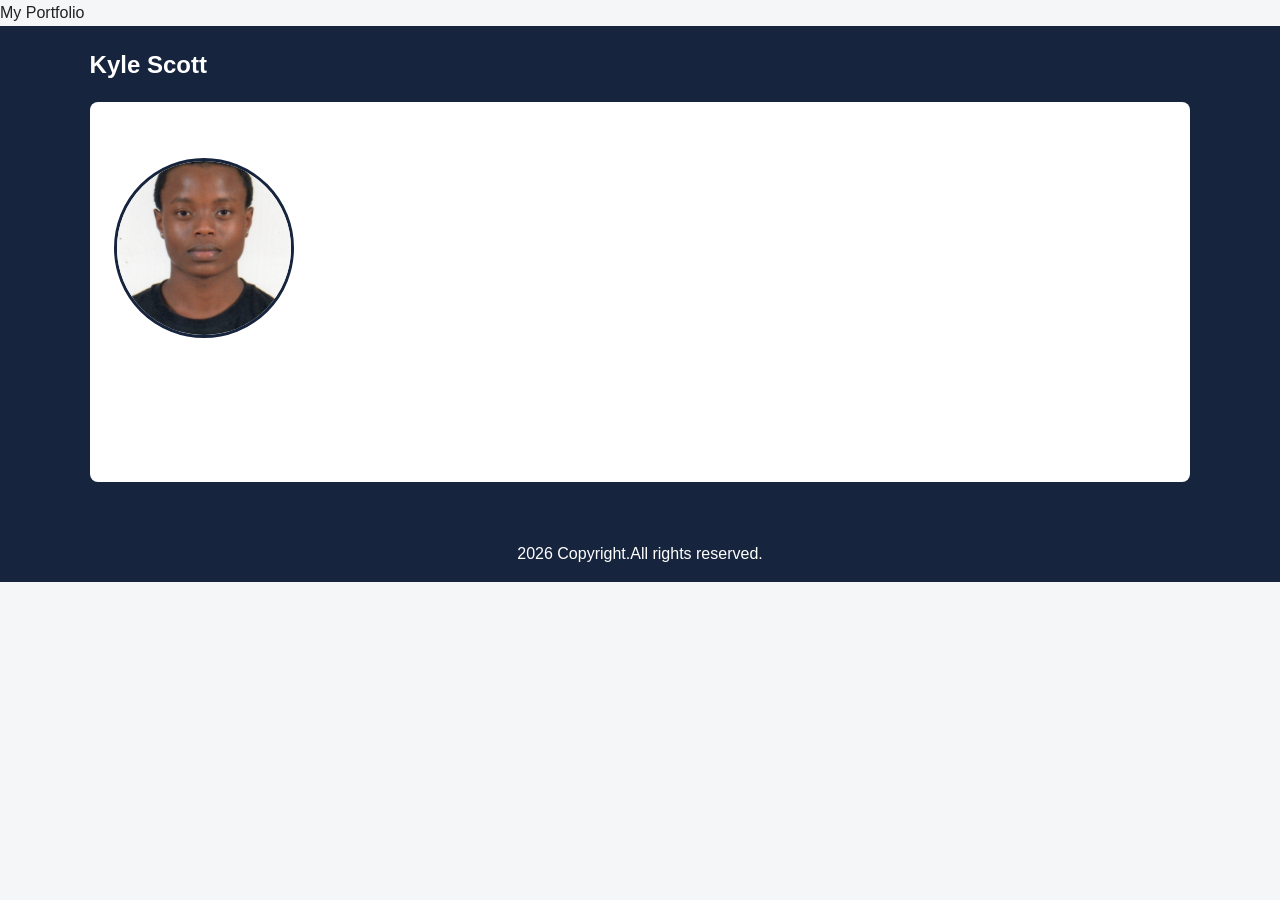
<file: index.html>
<!DOCTYPE html>
<html lang="en">
<head>
    <meta charset="UTF-8">
    <meta name="viewport" content="width=device-width, initial-scale=1.0">
    <tittle>My Portfolio</tittle>
    <link rel="stylesheet" href="style.css">
</head>
<body>
    <header>
    <nav>
    <h1>Kyle Scott</h1>
    <section class="about" id="about">
    <img src="Profile.jpeg" alt=" My Profile Picture" class="profile-pic" loading="lazy">
    <div>
    <h2>About me</h2>
    <p>I am 19 years old.</p>
    <P>I am a BICT student and also a student at 99 flying school doing piloting.</P>
    <P>I want to become a pilot while at the same time, a white hat hacker.</P>
    <P>My role models are Erich Hartmann and Kevin Mitnicks.</p>
    </div>
    <nav>
<a href="about.html">About</a>
<a href="services.html">Services</a>
<a href="contact.html">Contact</a>
<a href="projects.html">Projects</a>
<p>Contact,Email:scottys2007@icloud.com Github:https://github.com/fetweg</p>
</nav>
</header>
</body>
<footer>2026 Copyright.All rights reserved.</footer>
</html>
</file>
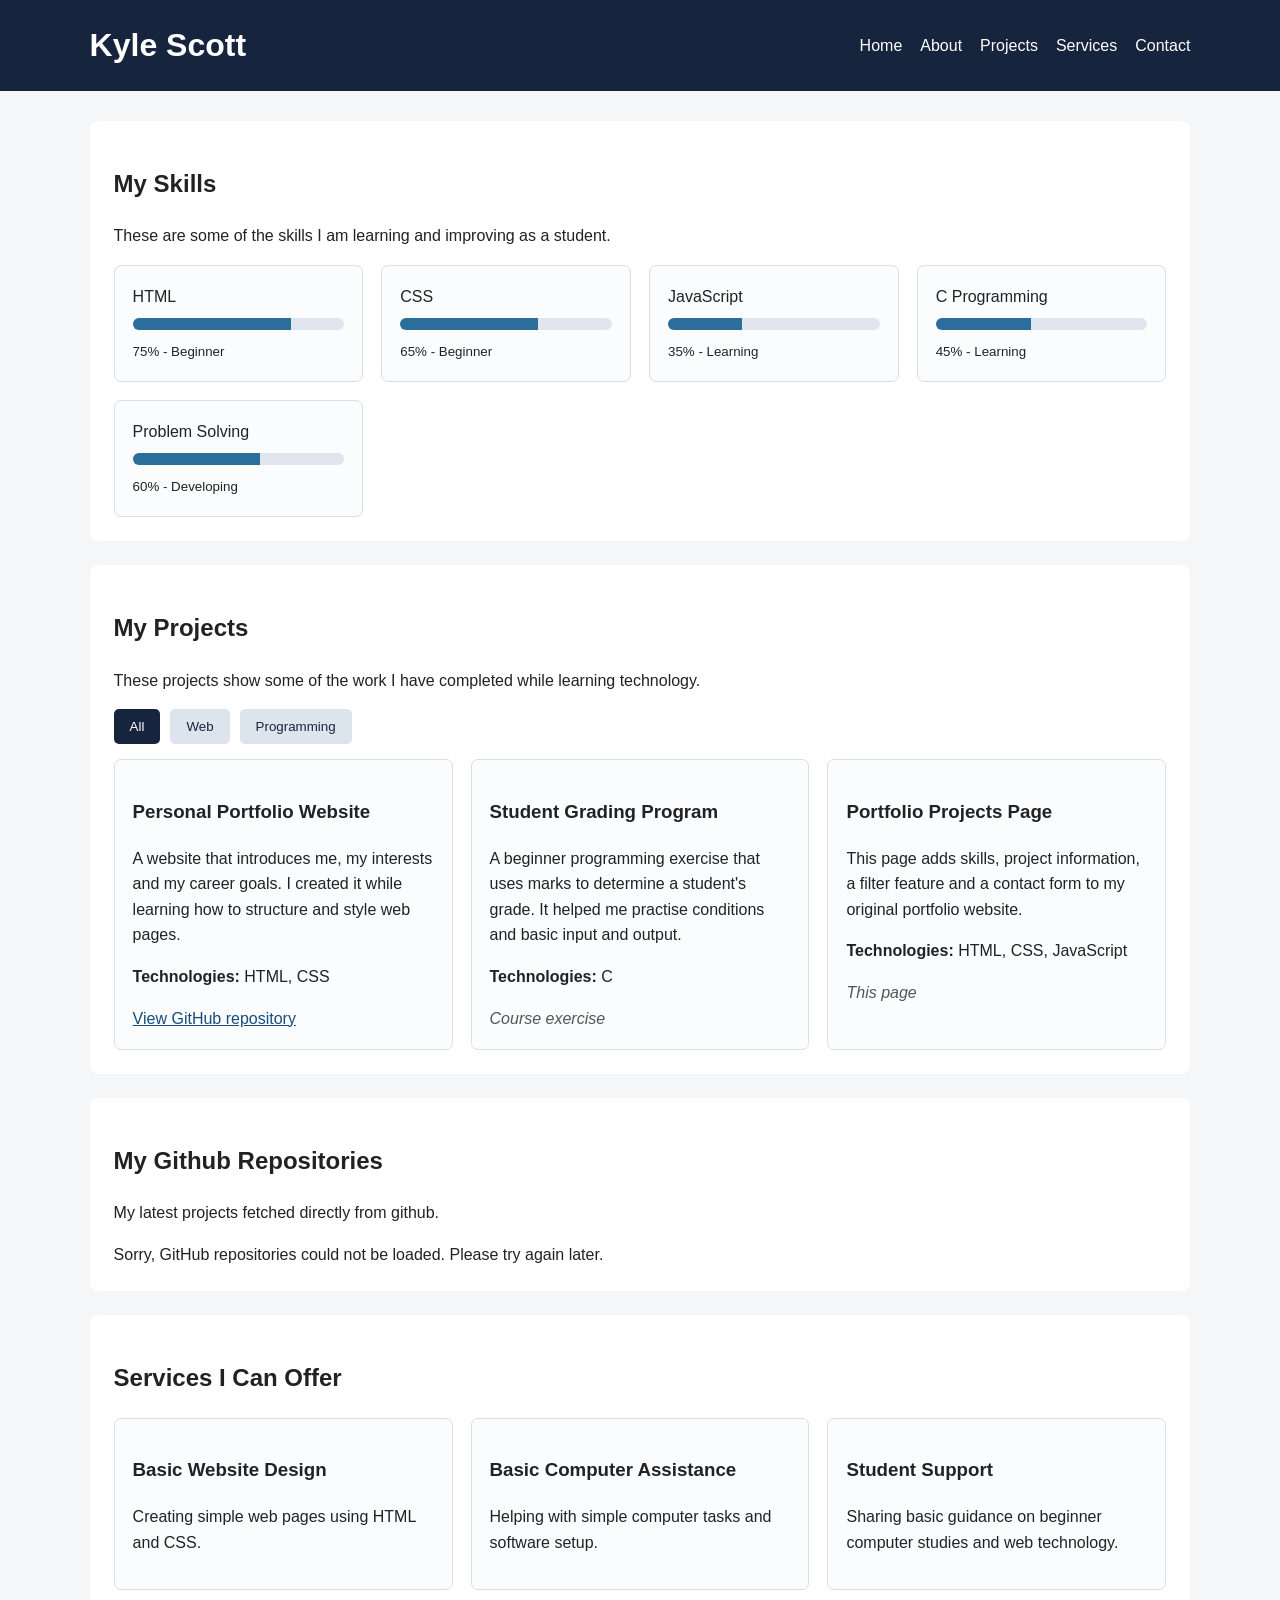
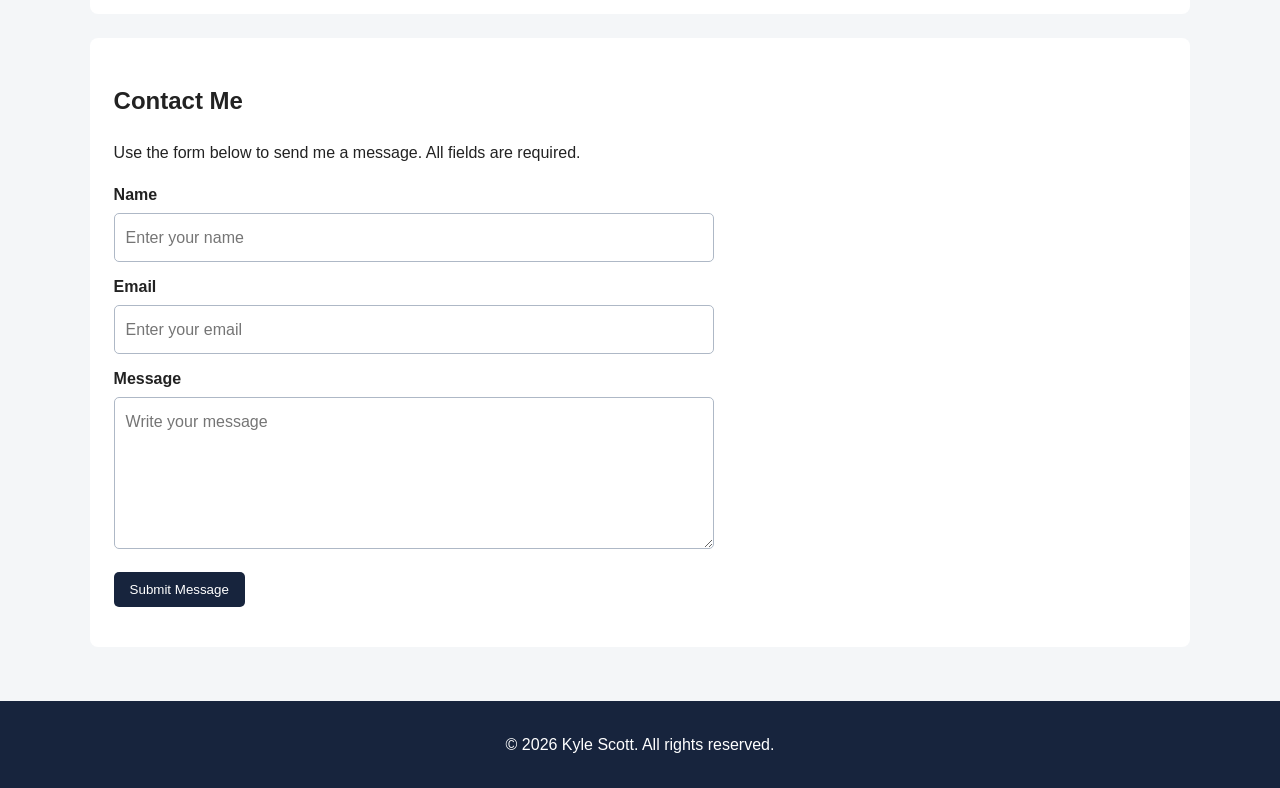
<file: projects.html>
<!DOCTYPE html>
<html lang="en">
<head>
  <meta charset="UTF-8">
  <meta name="viewport" content="width=device-width, initial-scale=1.0">
  <title>Projects and Skills | Kyle Scott</title>
  <link rel="stylesheet" href="style.css">
  <script src="script.js" defer></script>
</head>
<body>
  <header>
    <h1>Kyle Scott</h1>
    <nav>
      <a href="index.html">Home</a>
      <a href="index.html#about">About</a>
      <a href="projects.html">Projects</a>
      <a href="#services">Services</a>
      <a href="#contact">Contact</a>
    </nav>
  </header>

  <main class="page-content">
    <section>
      <h2>My Skills</h2>
      <p>These are some of the skills I am learning and improving as a student.</p>
      <div class="skills-grid">
        <div class="skill"><span>HTML</span><div class="bar"><div style="width:75%"></div></div><small>75% - Beginner</small></div>
        <div class="skill"><span>CSS</span><div class="bar"><div style="width:65%"></div></div><small>65% - Beginner</small></div>
        <div class="skill"><span>JavaScript</span><div class="bar"><div style="width:35%"></div></div><small>35% - Learning</small></div>
        <div class="skill"><span>C Programming</span><div class="bar"><div style="width:45%"></div></div><small>45% - Learning</small></div>
        <div class="skill"><span>Problem Solving</span><div class="bar"><div style="width:60%"></div></div><small>60% - Developing</small></div>
      </div>
    </section>

    <section>
      <h2>My Projects</h2>
      <p>These projects show some of the work I have completed while learning technology.</p>
      <div class="filter-buttons">
        <button type="button" class="filter-btn active" data-filter="all">All</button>
        <button type="button" class="filter-btn" data-filter="web">Web</button>
        <button type="button" class="filter-btn" data-filter="programming">Programming</button>
      </div>
      <div class="project-grid">
        <article class="project-card" data-category="web">
          <h3>Personal Portfolio Website</h3>
          <p>A website that introduces me, my interests and my career goals. I created it while learning how to structure and style web pages.</p>
          <p><strong>Technologies:</strong> HTML, CSS</p>
          <a href="https://github.com/fetweg/My-portfolio" target="_blank" rel="noopener">View GitHub repository</a>
        </article>
        <article class="project-card" data-category="programming">
          <h3>Student Grading Program</h3>
          <p>A beginner programming exercise that uses marks to determine a student's grade. It helped me practise conditions and basic input and output.</p>
          <p><strong>Technologies:</strong> C</p>
          <span class="coming-soon">Course exercise</span>
        </article>
        <article class="project-card" data-category="web">
          <h3>Portfolio Projects Page</h3>
          <p>This page adds skills, project information, a filter feature and a contact form to my original portfolio website.</p>
          <p><strong>Technologies:</strong> HTML, CSS, JavaScript</p>
          <span class="coming-soon">This page</span>
        </article>
      </div>
    </section>
    <section id= "github-repositories">
      <h2>My Github Repositories</h2>
      <p>My latest projects fetched directly from github.</p>

      <div id="githubRepos" class= "project-grid">
        <p>Loading GitHub repositories...</p>
      </div>
    </section>

    <section id="services">
      <h2>Services I Can Offer</h2>
      <div class="services-grid">
        <div class="service-card"><h3>Basic Website Design</h3><p>Creating simple web pages using HTML and CSS.</p></div>
        <div class="service-card"><h3>Basic Computer Assistance</h3><p>Helping with simple computer tasks and software setup.</p></div>
        <div class="service-card"><h3>Student Support</h3><p>Sharing basic guidance on beginner computer studies and web technology.</p></div>
      </div>
    </section>

    <section id="contact">
      <h2>Contact Me</h2>
      <p>Use the form below to send me a message. All fields are required.</p>
      <form id="contactForm" novalidate>
        <label for="name">Name</label>
        <input type="text" id="name" name="name" placeholder="Enter your name" required>

        <label for="email">Email</label>
        <input type="email" id="email" name="email" placeholder="Enter your email" required>

        <label for="message">Message</label>
        <textarea id="message" name="message" rows="5" placeholder="Write your message" required></textarea>

        <button type="submit">Submit Message</button>
        <p id="formFeedback" class="form-feedback" aria-live="polite"></p>
      </form>
    </section>
  </main>

  <footer><p>© 2026 Kyle Scott. All rights reserved.</p></footer>
</body>
</html>
</file>
<file: style.css>
* { box-sizing: border-box; }

body {
  margin: 0;
  font-family: Arial, sans-serif;
  line-height: 1.6;
  background-color: #f4f6f8;
  color: #222;
}

header {
  background-color: #17243d;
  color: white;
  padding: 20px 7%;
  display: flex;
  justify-content: space-between;
  align-items: center;
  flex-wrap: wrap;
  gap: 15px;
}

header h1 { margin: 0; }

nav { display: flex; gap: 18px; flex-wrap: wrap; }

nav a { color: white; text-decoration: none; }
nav a:hover { color: lightblue; text-decoration: underline; }

main { padding: 30px 7%; }

section {
  background: white;
  padding: 24px;
  margin-bottom: 24px;
  border-radius: 8px;
}

.about {
  display: flex;
  align-items: center;
  gap: 30px;
  flex-wrap: wrap;
}

.profile-pic {
  width: 180px;
  height: 180px;
  border-radius: 50%;
  object-fit: cover;
  border: 3px solid #17243d;
}

.button, button {
  display: inline-block;
  background: #17243d;
  color: white;
  padding: 10px 16px;
  border: 0;
  border-radius: 5px;
  text-decoration: none;
  cursor: pointer;
}

.button:hover, button:hover { background: #29466f; }

.skills-grid, .project-grid, .services-grid {
  display: grid;
  grid-template-columns: repeat(auto-fit, minmax(210px, 1fr));
  gap: 18px;
}

.skill, .project-card, .service-card {
  padding: 18px;
  border: 1px solid #d9dee7;
  border-radius: 7px;
  background: #fbfcfe;
}

.bar {
  height: 12px;
  background: #e1e6ee;
  border-radius: 10px;
  overflow: hidden;
  margin: 8px 0;
}

.bar div { height: 100%; background: #2c6e9b; }

.filter-buttons { display: flex; gap: 10px; margin: 15px 0; flex-wrap: wrap; }
.filter-btn { background: #dce4ee; color: #17243d; }
.filter-btn.active { background: #17243d; color: white; }
.project-card a { color: #174d7a; }
.coming-soon { color: #555; font-style: italic; }

form { max-width: 600px; }
label { display: block; margin-top: 12px; font-weight: bold; }
input, textarea {
  width: 100%;
  padding: 11px;
  margin-top: 5px;
  border: 1px solid #aeb8c6;
  border-radius: 5px;
  font: inherit;
}
form button { margin-top: 15px; }
.form-feedback { font-weight: bold; }

footer {
  background: #17243d;
  color: white;
  text-align: center;
  padding: 15px;
}

@media (max-width: 600px) {
  header { flex-direction: column; align-items: flex-start; }
  nav { gap: 12px; }
  main { padding: 18px; }
  .about { justify-content: center; }
}
</file>
